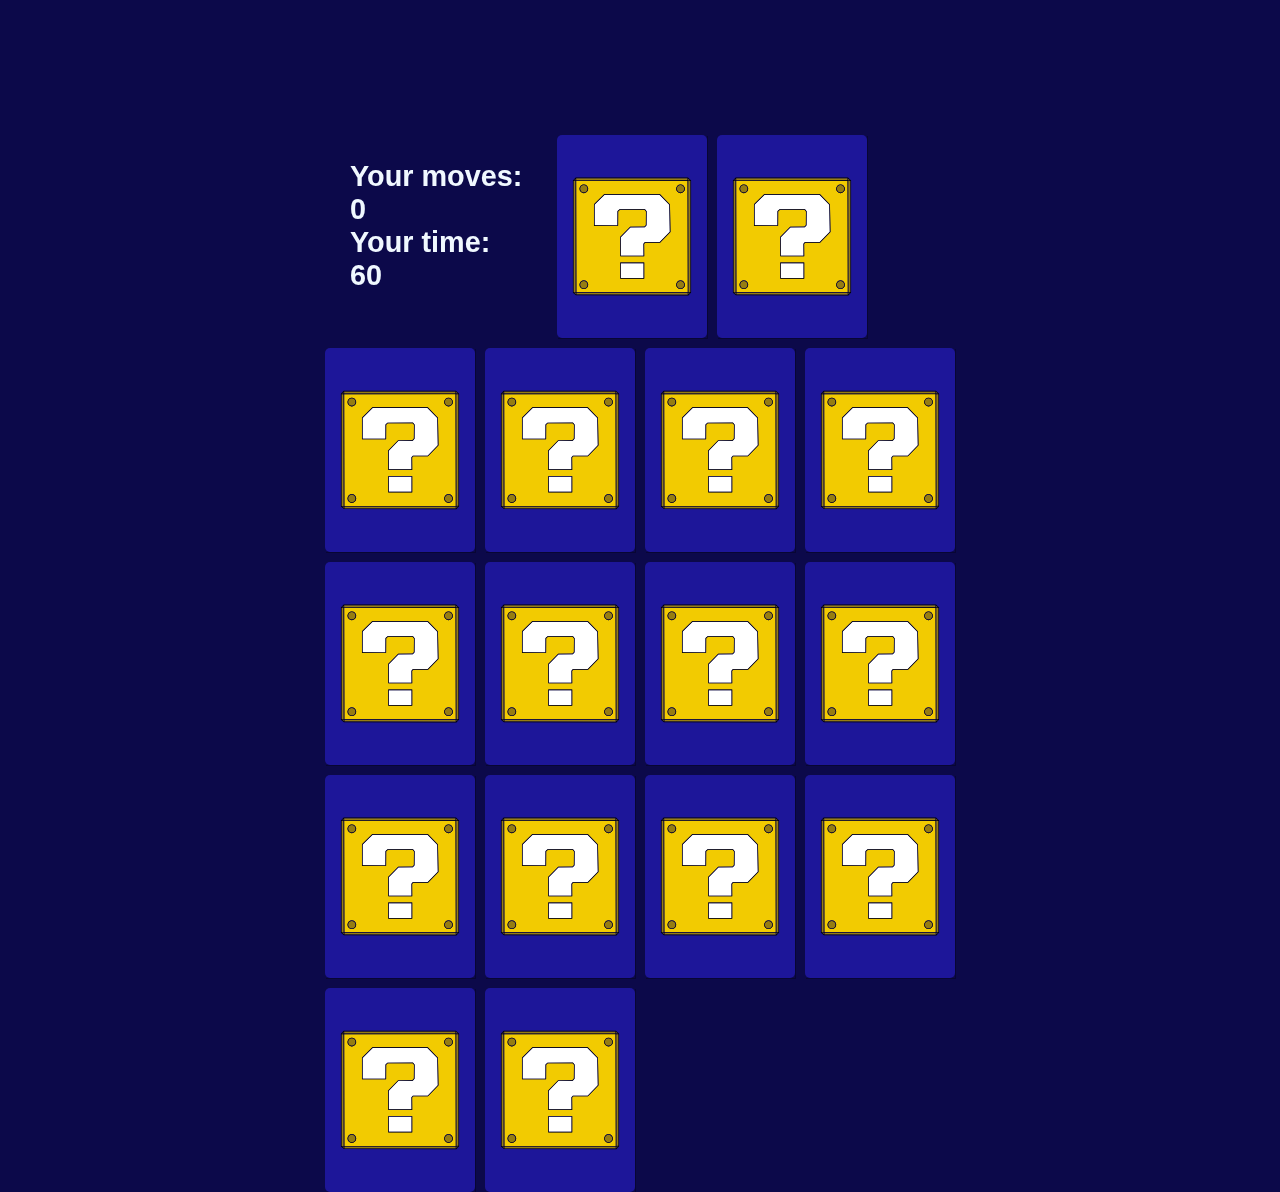
<file: game.html>
<!DOCTYPE html>
<html lang="en">
<head>
    <meta charset="UTF-8">
    <meta http-equiv="X-UA-Compatible" content="IE=edge">
    <meta name="viewport" content="width=device-width, initial-scale=1.0">
    <title>Lets play !</title>
    <link href="https://fonts.cdnfonts.com/css/new-super-mario-font-u" rel="stylesheet">
    <link rel="stylesheet" href="style.css" />
    <link rel="stylesheet" href="game.css" />
</head>
<body>
    <audio id="" src="sound/play.wav"></audio>

  

    
    <div class="memory-game">
        <div class="time-counter">
            <h3>Your moves:</h3>
            <h3 class="moves">0</h3>
            <h3>Your time:</h3>
            <h3 id="timer">60</h3>
    
        </div>
    
        <div class="memory-card"data-framework="yoshi">
          <img class="front-face" src="images/yoshi1.svg" alt="yoshi">
          <img class="back-face" src="images/card.svg" alt="Memory Card">
        </div>
      
        <div class="memory-card" data-framework="yoshi">
          <img class="front-face" src="images/yoshi1.svg" alt="yoshi">
          <img class="back-face" src="images/card.svg" alt="Memory Card">
        </div>
      
        <div class="memory-card"data-framework="mario">
          <img class="front-face" src="images/mario1.svg" alt="mario">
          <img class="back-face" src="images/card.svg" alt="Memory Card">
        </div>
      
        <div class="memory-card" data-framework="mario">
          <img class="front-face" src="images/mario1.svg" alt="mario">
          <img class="back-face" src="images/card.svg" alt="Memory Card">
        </div>
      
        <div class="memory-card" data-framework="luigi">
          <img class="front-face" src="images/luigi1.svg" alt="luigi">
          <img class="back-face" src="images/card.svg" alt="Memory Card">
        </div>
      
        <div class="memory-card" data-framework="luigi">
          <img class="front-face" src="images/luigi1.svg" alt="luigi">
          <img class="back-face" src="images/card.svg" alt="Memory Card">
        </div>
      
        <div class="memory-card" data-framework="peach">
          <img class="front-face" src="images/peach1.svg" alt="peach">
          <img class="back-face" src="images/card.svg" alt="Memory Card">
        </div>
      
        <div class="memory-card" data-framework="peach">
          <img class="front-face" src="images/peach1.svg" alt="peach">
          <img class="back-face" src="images/card.svg" alt="Memory Card">
        </div>
      
        <div class="memory-card" data-framework="rosalina">
          <img class="front-face" src="images/rosalina1.svg" alt="rosalina">
          <img class="back-face" src="images/card.svg" alt="Memory Card">
        </div>
      
        <div class="memory-card" data-framework="rosalina">
          <img class="front-face" src="images/rosalina1.svg" alt="rosalina">
          <img class="back-face" src="images/card.svg" alt="Memory Card">
        </div>
      
        <div class="memory-card" data-framework="bowser">
          <img class="front-face" src="images/bowser1.svg" alt="bowser">
          <img class="back-face" src="images/card.svg" alt="Memory Card">
        </div>
      
        <div class="memory-card" data-framework="bowser">
          <img class="front-face" src="images/bowser1.svg" alt="bowser">
          <img class="back-face" src="images/card.svg" alt="Memory Card">
        </div>

        <div class="memory-card" data-framework="toad">
            <img class="front-face" src="images/toad1.svg" alt="bowser">
            <img class="back-face" src="images/card.svg" alt="Memory Card">
          </div>

          <div class="memory-card" data-framework="toad">
            <img class="front-face" src="images/toad1.svg" alt="bowser">
            <img class="back-face" src="images/card.svg" alt="Memory Card">
          </div>

          <div class="memory-card" data-framework="star">
            <img class="front-face" src="images/star1.svg" alt="bowser">
            <img class="back-face" src="images/card.svg" alt="Memory Card">
          </div>

          <div class="memory-card" data-framework="star">
            <img class="front-face" src="images/star1.svg" alt="bowser">
            <img class="back-face" src="images/card.svg" alt="Memory Card">
          </div>
        </div>

      <audio id="match-sound" src="sound/match.wav"></audio>


      <script src="script.js"></script>
    
</body>
</html>
</file>
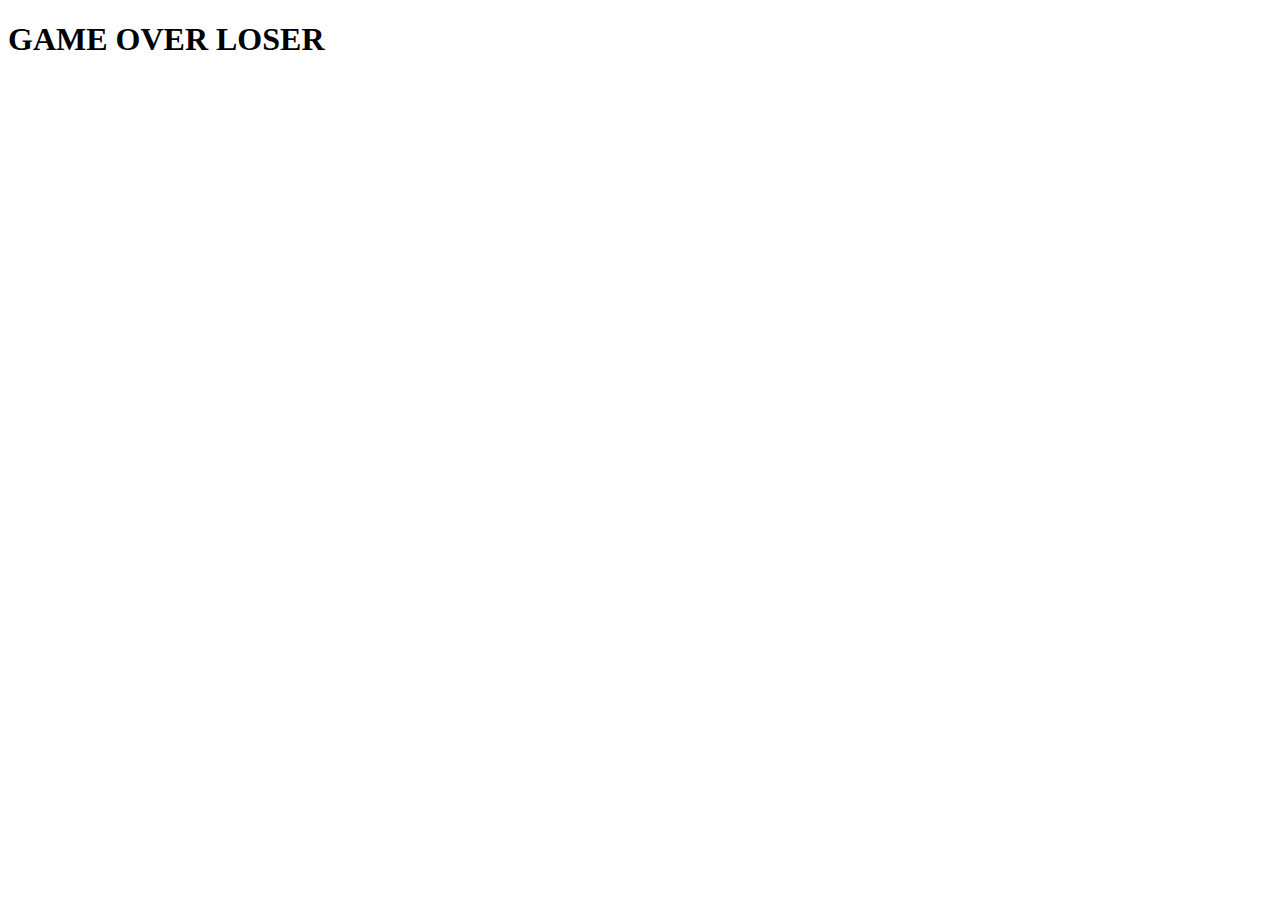
<file: gameover.html>
<!DOCTYPE html>
<html lang="en">
<head>
    <meta charset="UTF-8">
    <meta http-equiv="X-UA-Compatible" content="IE=edge">
    <meta name="viewport" content="width=device-width, initial-scale=1.0">
    <title>GAME OVER </title>
</head>
<body>
    <h1>GAME OVER LOSER </h1>
</body>
</html>
</file>
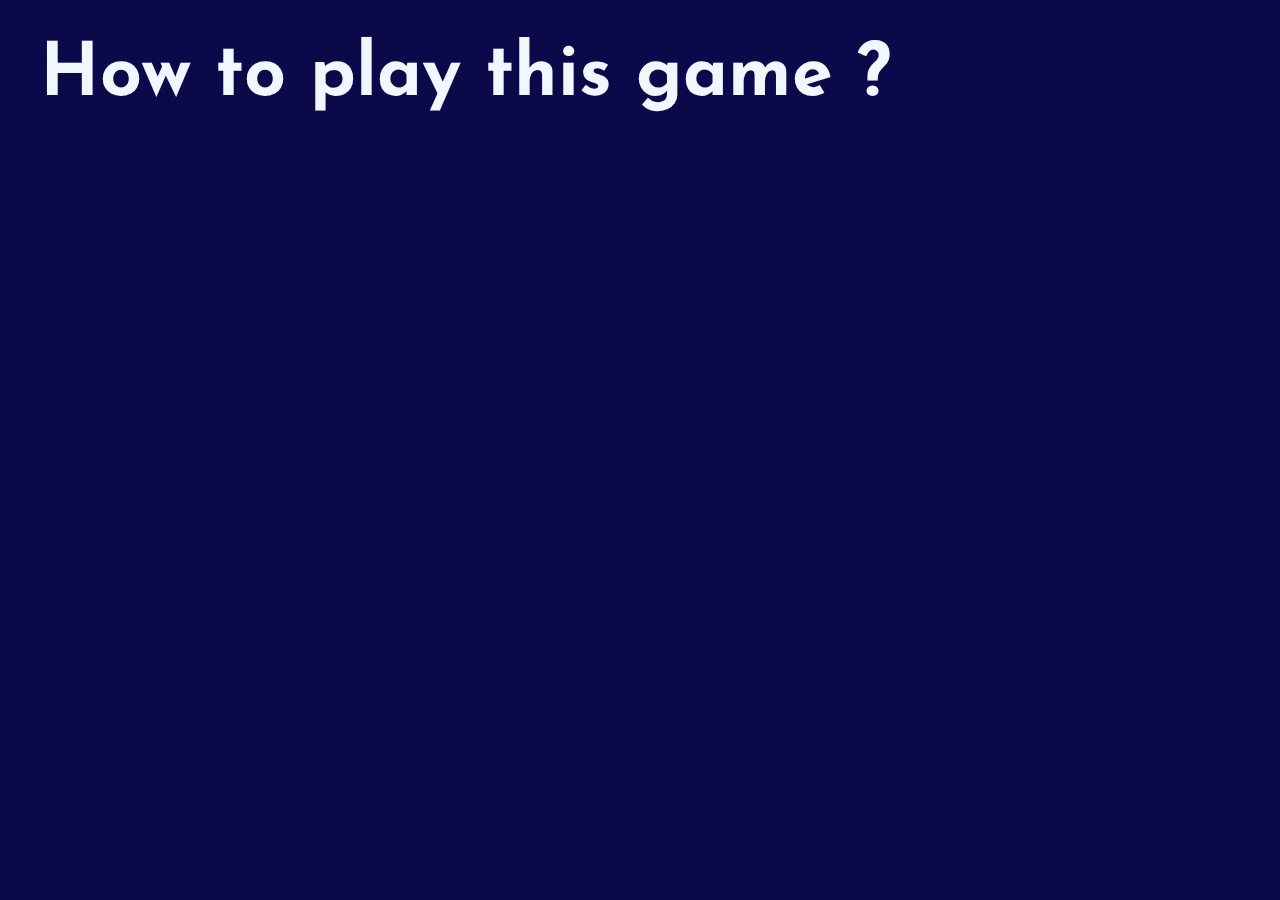
<file: howtoplay.html>
<!DOCTYPE html>
<html lang="en">
<head>
    <meta charset="UTF-8">
    <meta http-equiv="X-UA-Compatible" content="IE=edge">
    <meta name="viewport" content="width=device-width, initial-scale=1.0">
    <title>How to play</title>
    <link rel="preconnect" href="https://fonts.googleapis.com"><link rel="preconnect" href="https://fonts.gstatic.com" crossorigin><link href="https://fonts.googleapis.com/css2?family=Josefin+Sans:wght@300&display=swap" rel="stylesheet">
    <link rel="stylesheet" href="style.css" />
</head>
<body>
    <h2>How to play this game ?</h2>
    
</body>
</html>
</file>
<file: style.css>
* {
padding: 0;
margin: 0;
box-sizing: border-box;
}
body {
    height: 100vh;
    background-color: #0c094a;
    font-family: 'josefin sans' , sans-serif ;
    font-size: 62.5%;
    color: aliceblue;
    display: flex;
}

h1 {
    font-size: 7.4rem;
    color: white;
    margin: 20px;
    text-align: center;
}

h2 {
    font-size: 4.6rem;
    text-align: center;
    margin: 40px;
}

.container {
    width:100vw;
    height: 100vh;
    display: flex;
    justify-content: center;
    align-items:center;
    max-width: 80rem;
    margin: 0 auto;
    padding: 2rem;
}

.title {
    width: 140px;
    height: 140px;
    font-size: 3.0rem;
    float: right;
}

.flex-column {
    display: flex;
    flex-direction: column;
}

.flex-center {
    justify-content: center;
    align-items: center;
}

.justify-center {
    justify-content: center;
}

.text-center {
    text-align: center;
}

.hidden {
    display: none;
}

.btn {
    font-size: 3.4rem;
    padding: 2rem 0;
    width: 30rem;
    text-align: center;
    margin-bottom: 1rem;
    text-decoration: none;
    color: #ffffff;
    background-color: rgb(63, 131, 108);
    border-radius: 30px;
    
}
.mario {
    height: 70px;
    width: 70px;
    align-items: center;
    margin: auto;
}

.btn:hover {
    cursor: pointer;
    transition: transform 150ms;
    transform: scale(1.05);

}

.btn[disabled]:hover {
    cursor: not-allowed;
    transform: none;
}

.lose-title,
.win-title {
    display: flex;
    flex-direction: column;
    align-items: center;
    margin: auto;
}

footer {
    height: 500px;
    background-color: #0c094a;
    color: white;
    font-size: 1.2rem;
    text-align: center;
    padding: 80px;
    
  }

  .footer-socials {
    display: inline-block;
    
  }

 .social-text {
  margin: 20px;
 }

@media only screen and (max-width:768px) {

    .container {
      display: flex;
      flex-wrap: wrap;
    }

    }
</file>
<file: game.css>
.memory-game {
    display: flex;
    margin: auto;
    width: 640px;
    height: 640px;
    flex-wrap: wrap;
    perspective: 1000px;
}

.memory-card {
    width: calc(25% - 10px);
    height: calc(33.333% - 10px);
    margin: 5px;
    position: relative;
    transform-style: preserve-3d;
    box-shadow: 1px 1px 0 rgba(0, 0, 0, .3);
   transform: scale(1);
   transform-style: preserve-3d;
   transition: .5s;
  }

  .memory-card:active {
    transform: scale(.97);
    transition: transform .2s;
  }

  .memory-card.flip {
    transform: rotateY(180deg);
  }

.front-face ,
.back-face {
    border: 2px rgb(208, 240, 240);
    position: absolute;
    width: 100%;
    height: 100%;
    padding: 10px;
    border-radius: 5px;
    background: #1d1699;
    backface-visibility: hidden;

}

.front-face {
    transform: rotateY(180deg);
}

.heading {
    text-align: center;
    font-size: 4.2rem;
    
}
.time-counter{
    padding: 30px;
    font-size: 0.8rem;
    box-sizing: border-box;
  
    
}

h3 {
    font-size: 1.8rem;
}
</file>
